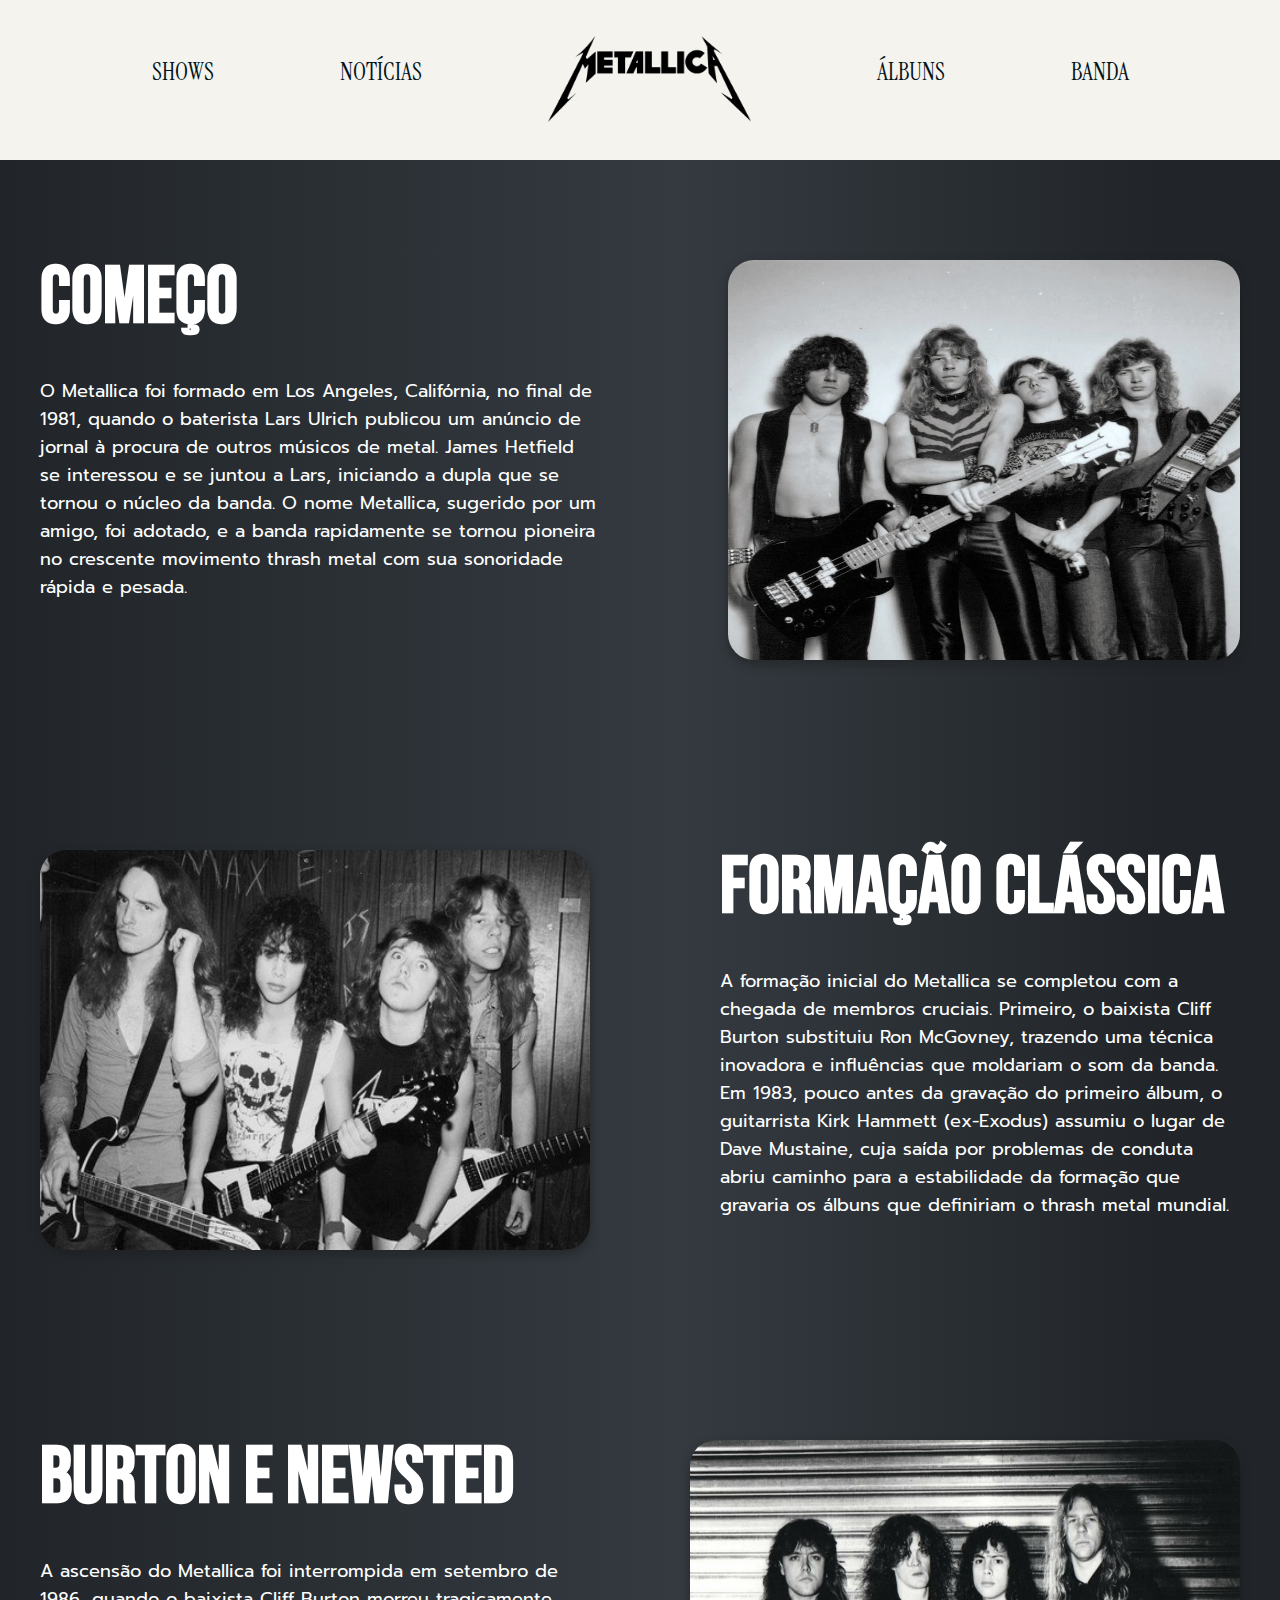
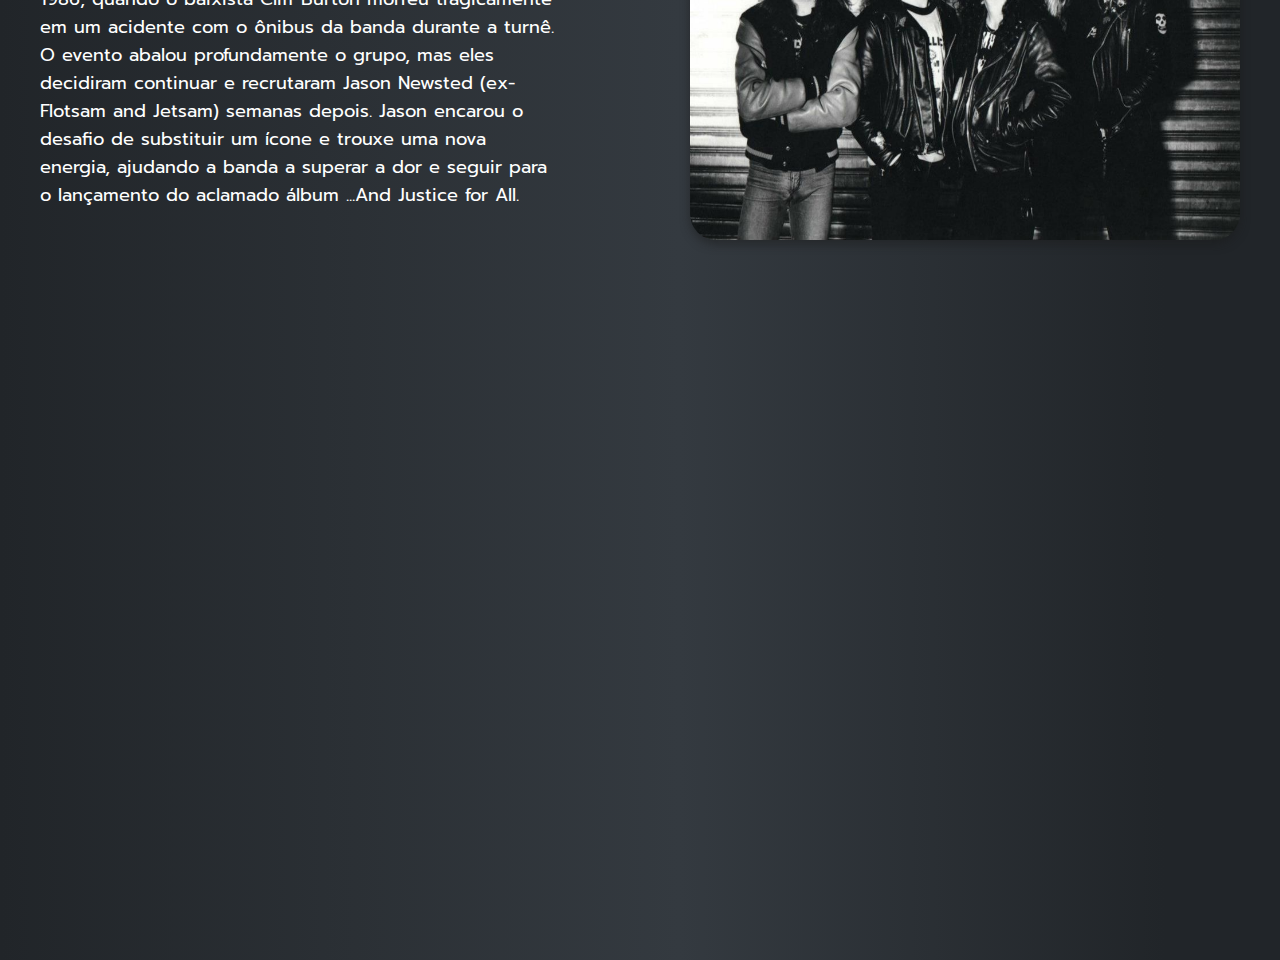
<file: pages/banda/banda.html>
<!DOCTYPE html>
<html lang="en">
<head>
    <meta charset="UTF-8">
    <meta name="viewport" content="width=device-width, initial-scale=1.0">
    <title>Banda</title>
    <link rel="stylesheet" href="/pages/banda/styles.css">
</head>
<body>
    <header>
      <div id="container-header">
        <div id="container-nav">
          <nav class="nav-show"><a href="#">SHOWS</a></nav>
          <nav class="nav-noticias">
            <a href="#container-subtitulo-main-2">NOTÍCIAS</a>
          </nav>

          <div>
            <a href="/index.html"><img src="/img/Metallica-Logo.png" alt="" class="img-logo" /></a>
          </div>

          <nav class="nav-albuns"><a href="#">ÁLBUNS</a></nav>
          <nav class="nav-banda"><a href="#">BANDA</a></nav>
        </div>
      </div>
    </header>


    <main>
        <div id="container-main">
            <div id="container-text-img-1">
                <div  id="container-text">
                    <h2 class="text-h2">COMEÇO</h2>
                    <p class="text-p">O Metallica foi formado em Los Angeles, Califórnia, no final de 1981, quando o baterista Lars Ulrich publicou um anúncio de jornal à procura de outros músicos de metal. James Hetfield se interessou e se juntou a Lars, iniciando a dupla que se tornou o núcleo da banda. O nome Metallica, sugerido por um amigo, foi adotado, e a banda rapidamente se tornou pioneira no crescente movimento thrash metal com sua sonoridade rápida e pesada.</p>
                
                  </div>

                  <img src="/img/1981.png" alt="" class="img-banda">
            </div>

            <div id="container-text-img-2">
                <img src="/img/formacao.jpg" alt="" class="img-banda-2">
                <div  id="container-text-2">
                    <h2 class="text-h2-2">FORMAÇÃO CLÁSSICA</h2>
                    <p class="text-p-2">A formação inicial do Metallica se completou com a chegada de membros cruciais. Primeiro, o baixista Cliff Burton substituiu Ron McGovney, trazendo uma técnica inovadora e influências que moldariam o som da banda. Em 1983, pouco antes da gravação do primeiro álbum, o guitarrista Kirk Hammett (ex-Exodus) assumiu o lugar de Dave Mustaine, cuja saída por problemas de conduta abriu caminho para a estabilidade da formação que gravaria os álbuns que definiriam o thrash metal mundial.</p>
                
                  </div>
            </div>

            <div id="container-text-img-3">
                <div  id="container-text-3">
                    <h2 class="text-h2-3">BURTON E NEWSTED</h2>
                    <p class="text-p-3">A ascensão do Metallica foi interrompida em setembro de 1986, quando o baixista Cliff Burton morreu tragicamente em um acidente com o ônibus da banda durante a turnê. O evento abalou profundamente o grupo, mas eles decidiram continuar e recrutaram Jason Newsted (ex-Flotsam and Jetsam) semanas depois. Jason encarou o desafio de substituir um ícone e trouxe uma nova energia, ajudando a banda a superar a dor e seguir para o lançamento do aclamado álbum ...And Justice for All.</p>
                </div>
                <img src="/img/jason.jpg" alt="" class="img-banda-3">

            </div>
        </div>
    </main>
</body>
</html>
</file>
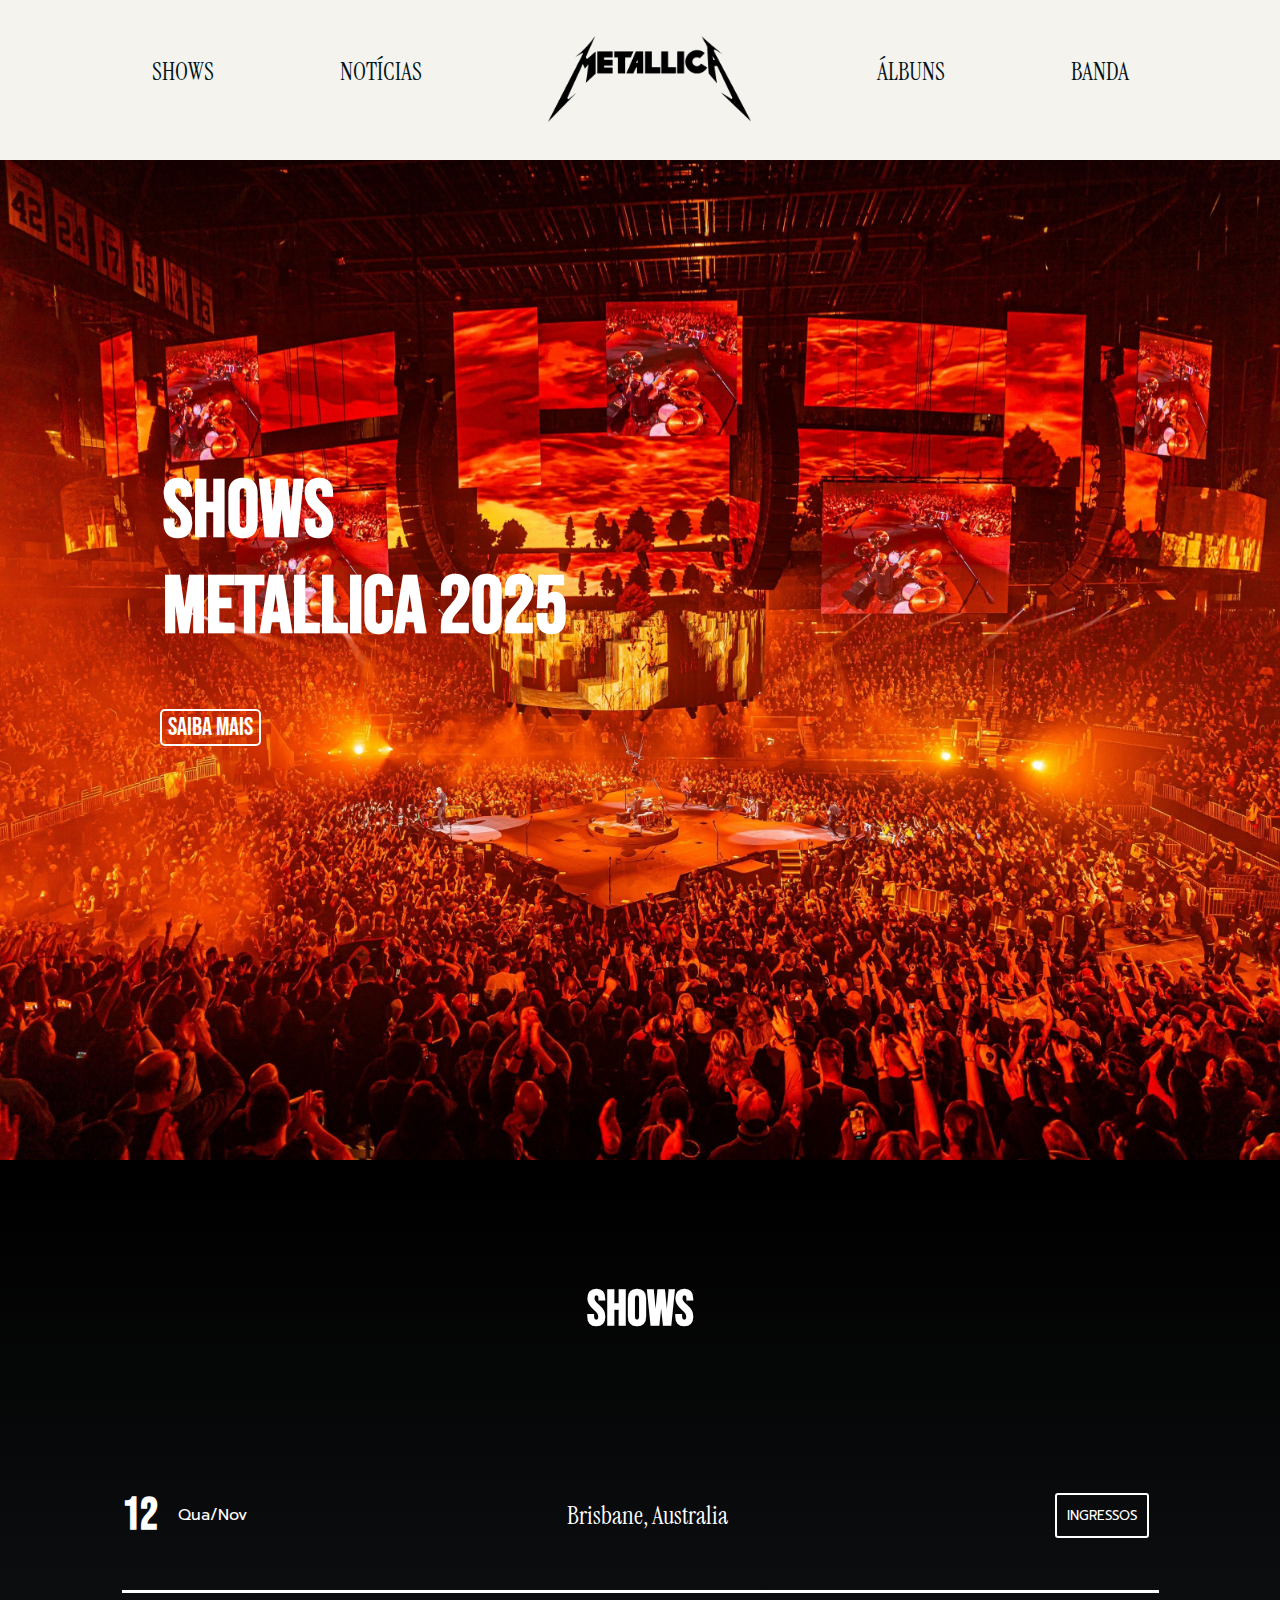
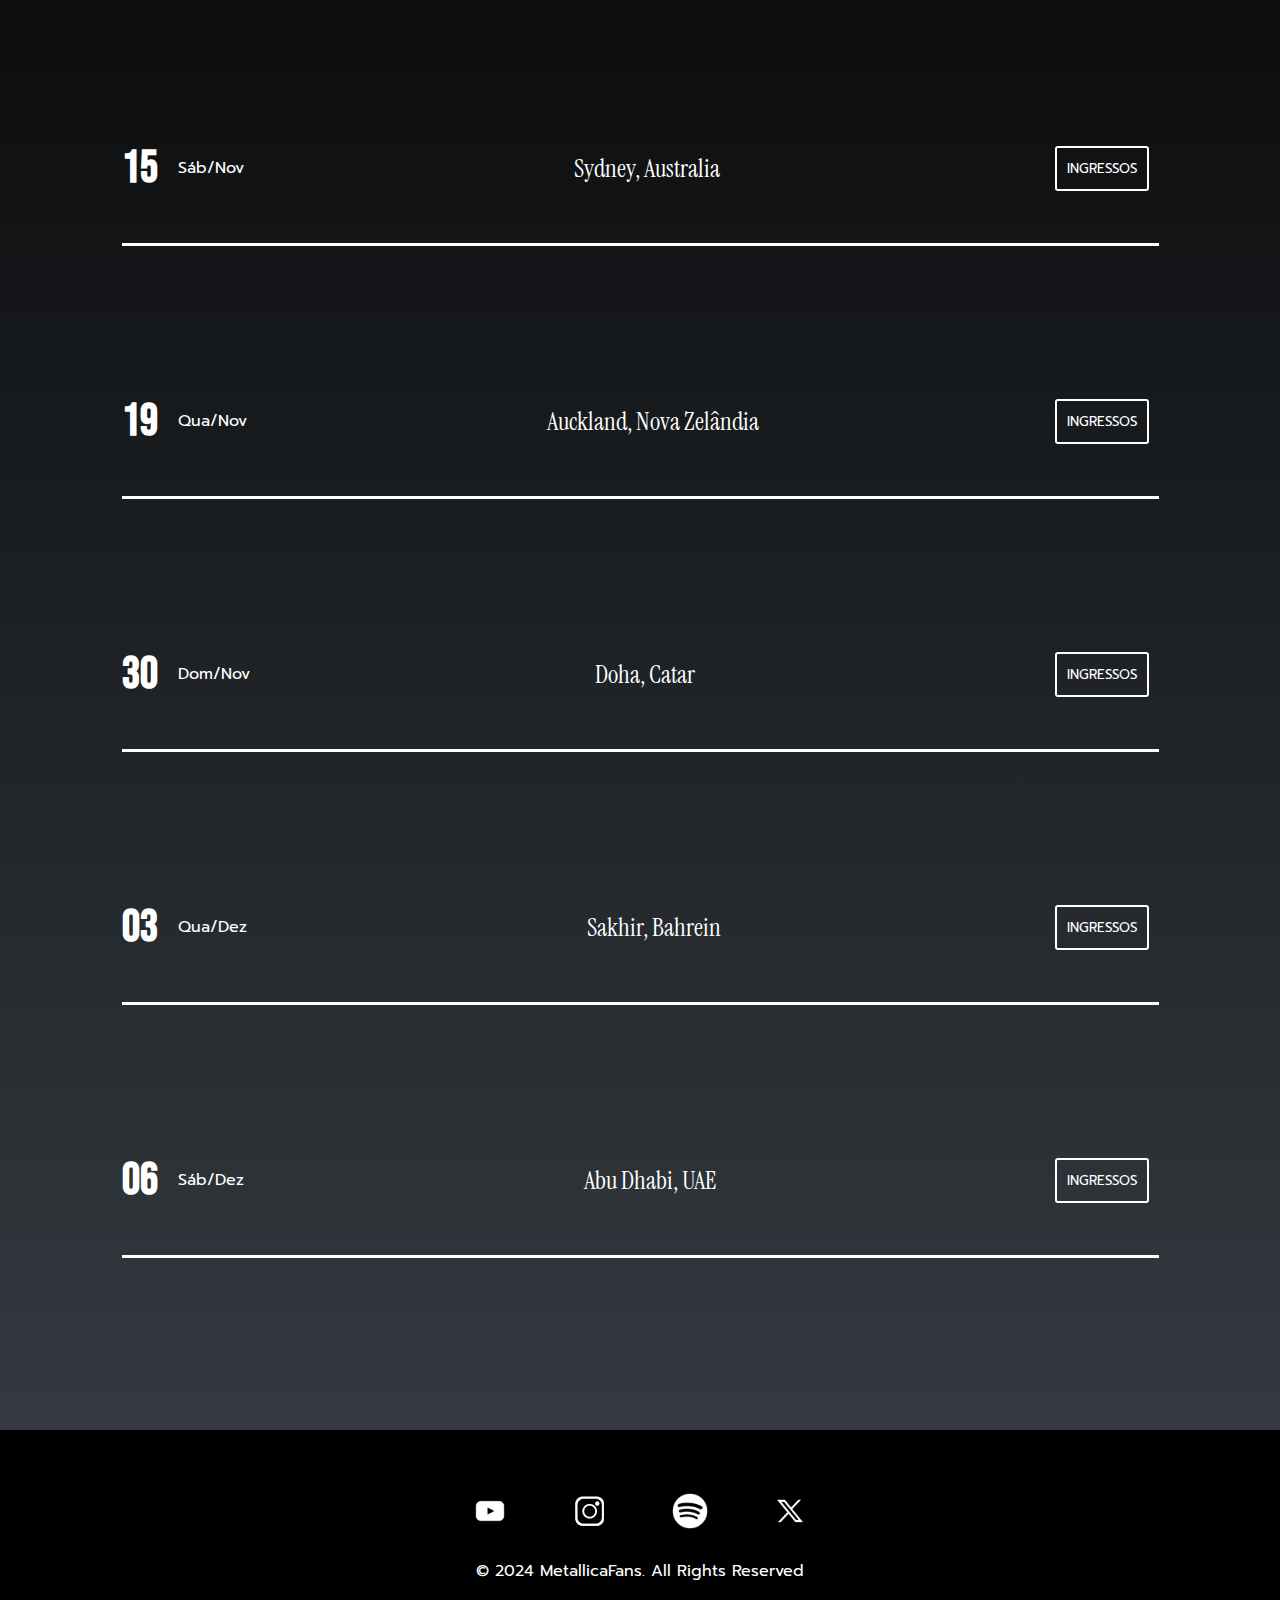
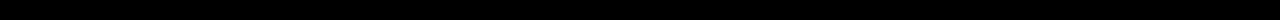
<file: pages/show/shows.html>
<!DOCTYPE html>
<html lang="en">
<head>
    <meta charset="UTF-8">
    <meta name="viewport" content="width=device-width, initial-scale=1.0">
    <title>Shows</title>
    <link rel="stylesheet" href="/pages/show/styles.css">
</head>
<body>
    <header>
      <div id="container-header">
        <div id="container-nav">
          <nav class="nav-show"><a href="/pages/show/shows.html">SHOWS</a></nav>
          <nav class="nav-noticias">
            <a href="/index.html#container-subtitulo-main-2">NOTÍCIAS</a>
          </nav>

          <div>
            <a href="/index.html"><img src="/img/Metallica-Logo.png" alt="" class="img-logo" /></a>
          </div>

          <nav class="nav-albuns"><a href="/pages/album/albuns.html">ÁLBUNS</a></nav>
          <nav class="nav-banda"><a href="/pages/banda/banda.html">BANDA</a></nav>
        </div>
      </div>
    </header>

    <main>
        <div id="container-main">
            <div id="container-img">
                <div class="text">
                    <h1>Shows <br>Metallica 2025</h1>
                </div>
                <div class="botao">
                    <button><a href="#container-datas">Saiba Mais</a></button>
                </div>
            </div>

            <div class="fundo-preto"></div>

            <div id="container-datas">
                <h2>SHOWS</h2>
                <div class="data-1">
                    <h3>12</h3>
                    <p class="data-mes">Qua/Nov</p>
                    <p class="local-1">Brisbane, Australia</p>
                    <button class="ingresso"><a href="#">INGRESSOS</a></button>
                </div>

                <div class="data-1">
                    <h3>15</h3>
                    <p class="data-mes">Sáb/Nov</p>
                    <p class="local-2">Sydney, Australia</p>
                    <button class="ingresso"><a href="#">INGRESSOS</a></button>
                </div>

                <div class="data-1">
                    <h3>19</h3>
                    <p class="data-mes">Qua/Nov</p>
                    <p class="local-3">Auckland, Nova Zelândia</p>
                    <button class="ingresso"><a href="#">INGRESSOS</a></button>
                </div>

                <div class="data-1">
                    <h3>30</h3>
                    <p class="data-mes">Dom/Nov</p>
                    <p class="local-4">Doha, Catar</p>
                    <button class="ingresso"><a href="#">INGRESSOS</a></button>
                </div>

                <div class="data-1">
                    <h3>03</h3>
                    <p class="data-mes">Qua/Dez</p>
                    <p class="local-5">Sakhir, Bahrein</p>
                    <button class="ingresso"><a href="#">INGRESSOS</a></button>
                </div>

                <div class="data-1">
                    <h3>06</h3>
                    <p class="data-mes">Sáb/Dez</p>
                    <p class="local-6">Abu Dhabi, UAE</p>
                    <button class="ingresso"><a href="#">INGRESSOS</a></button>
                </div>
            </div>
        </div>
    </main>

    <footer>
        <div id="container-footer">
            <div id="container-footer-nav">
                <nav class="nav-yt">
                    <a href="https://www.youtube.com/channel/UCbulh9WdLtEXiooRcYK7SWw"><img src="/img/yt.jpg" alt="" class="icon"></a>
                </nav>

                <nav class="nav-insta">
                    <a href="https://www.instagram.com/metallica"><img src="/img/insta.jpg" alt="" class="icon"></a>
                </nav>

                <nav class="nav-spotify">
                    <a href="https://open.spotify.com/intl-pt/artist/2ye2Wgw4gimLv2eAKyk1NB"><img src="/img/spotify.jpg" alt="" class="icon"></a>
                </nav>

                <nav class="nav-x">
                    <a href="https://x.com/metallica"><img src="/img/x.jpg" alt="" class="icon"></a>
                </nav>
            </div>
            <p class="paragrafo-footer">© 2024 MetallicaFans. All Rights Reserved</p>
        </div>
    </footer>
</body>
</html>
</file>
<file: pages/banda/styles.css>
@import url("https://fonts.googleapis.com/css2?family=Great+Vibes&family=Instrument+Serif:ital@0;1&family=Noto+Sans:ital,wght@0,100..900;1,100..900&family=Open+Sans:ital,wght@0,300..800;1,300..800&family=Poppins:ital,wght@0,100;0,200;0,300;0,400;0,500;0,600;0,700;0,800;0,900;1,100;1,200;1,300;1,400;1,500;1,600;1,700;1,800;1,900&family=Roboto:wght@300&display=swap");
@import url('https://fonts.googleapis.com/css2?family=Bebas+Neue&display=swap');
@import url('https://fonts.googleapis.com/css2?family=Prompt:ital,wght@0,100;0,200;0,300;0,400;0,500;0,600;0,700;0,800;0,900;1,100;1,200;1,300;1,400;1,500;1,600;1,700;1,800;1,900&display=swap');

:root {
    --cor-principal: #f4f3ee;
    --cor-secundaria:  #001219;
    --cor-terciaria:    #f8f9fa;
}

html {
  scroll-behavior: smooth;
}

body {
  margin: 0;
  background-color: var(--cor-principal);
}

#container-header {
  width: 100%;
  height: 160px;
}

.img-logo {
  width: 203px;
  height: 86px;
  padding-top: 36px;
  transition: transform 0.5s;
}

.img-logo:hover {
    transform: scale(1.5);
}

#container-nav {
  display: flex;
  flex-direction: row;
  justify-content: center;
  gap: 126px;
  margin-left: 216px;
  margin-right: 216px;
}

nav {
  padding-top: 56px;
  font-family: "Instrument Serif", serif;
  font-size: 24px;
}

header nav a {
  text-decoration: none;
  color: var(--cor-secundaria);
  position: relative;
  transition: color 0.3s ease;
}

header nav a::after {
  content: '';
  position: absolute;
  left: 0;
  bottom: 0;
  width: 0;
  height: 1px; 
  background-color: var(--cor-secundaria); 
  transition: width 0.3s ease;
}

header nav a:hover {
  color: var(--cor-secundaria);
}

header nav a:hover::after {
  width: 100%;
}

#container-main {
  background: linear-gradient(to right, #212529 0%, #343A40 53%, #212529 91%); 
  width: 100%;
  height: 2400px;
  display: flex;
  flex-direction: column;
  align-items: center;
  gap: 190px;
}

#container-text-img-1 {
  width: 1200px;
  height: 400px;
  margin-left: auto;
  margin-right: auto;
  margin-top: 100px;
  display: flex;
  flex-direction: row;
  gap: 130px;
}

#container-text {
  width: 600px;
  height: 100%;
}

.text-h2 {
  font-family: "Bebas Neue", sans-serif;
  font-size: 80px;
  font-style: normal;
  color: white;
  word-wrap: break-word;
  margin-top: -10px;   
}

.text-p {
  font-family: "Prompt", sans-serif;
  font-size: 18px; 
  color: white;
  margin-top: -35px;
}

.img-banda {
  width: 550px;
  height: 400px;
  border-radius: 26px;
  box-shadow: 0 4px 10px rgba(25, 25, 25, 0.5);  
}

#container-text-img-2 {
  width: 1200px;
  height: 400px;
  margin-left: auto;
  margin-right: auto;
  display: flex;
  flex-direction: row;
  gap: 130px;
}

#container-text-2 {
  width: 600px;
  height: 100%;
}

.text-h2-2 {
  font-family: "Bebas Neue", sans-serif;
  font-size: 80px;
  font-style: normal;
  color: white;
  word-wrap: break-word;
  margin-top: -10px;
}

.text-p-2 {
  font-family: "Prompt", sans-serif;
  font-size: 18px; 
  color: white;
  margin-top: -35px;

}

.img-banda-2 {
  width: 550px;
  height: 400px;
  border-radius: 26px;
  box-shadow: 0 4px 10px rgba(25, 25, 25, 0.5);  
}

#container-text-img-3 {
  width: 1200px;
  height: 400px;
  margin-left: auto;
  margin-right: auto;
  display: flex;
  flex-direction: row;
  gap: 130px;
}

#container-text-3 {
  width: 600px;
  height: 100%;
}

.text-h2-3 {
  font-family: "Bebas Neue", sans-serif;
  font-size: 80px;
  font-style: normal;
  color: white;
  word-wrap: break-word;
  margin-top: -10px;
}

.text-p-3 {
  font-family: "Prompt", sans-serif;
  font-size: 18px; 
  color: white;
  margin-top: -35px;

}

.img-banda-3 {
  width: 550px;
  height: 400px;
  border-radius: 26px;
  box-shadow: 0 4px 10px rgba(25, 25, 25, 0.5);  
}

#container-text-img-4 {
  width: 1200px;
  height: 400px;
  margin-left: auto;
  margin-right: auto;
  display: flex;
  flex-direction: row;
  gap: 130px;
}

#container-text-4 {
  width: 600px;
  height: 100%;
}

.text-h2-4 {
  font-family: "Bebas Neue", sans-serif;
  font-size: 80px;
  font-style: normal;
  color: white;
  word-wrap: break-word;
  margin-top: -10px;
}

.text-p-4 {
  font-family: "Prompt", sans-serif;
  font-size: 18px; 
  color: white;
  margin-top: -35px;

}

.img-banda-4 {
  width: 550px;
  height: 400px;
  border-radius: 26px;
  box-shadow: 0 4px 10px rgba(25, 25, 25, 0.5);  
}

#container-main-2 {
  background-color: var(--cor-principal);
  width: 100%;
  height: 1200px;
}

.subtitulo-membros {
  text-align: center;
  margin-top: 150px;
  font-family: "Bebas Neue", sans-serif;
  font-size: 80px;
  color: var(--cor-secundaria);
}

#container-main-2-1 {
  width: 1400px;
  height: 1050px;
  margin-left: auto;
  margin-right: auto;
  margin-top: 200px;
  display: flex;
  flex-direction: row;
  gap: 10px;
  margin-top: 0;
}

#container-membros, #container-ex {
  width: 50%;
  height: 100%;
  position: relative;
}


#container-caixa, #container-caixa-2 {
  position: absolute;
  width: 100%;
  height: 100%;
  display: flex;
  flex-direction: column;
  bottom: 0;
  align-items: center;
}

#container-fotos, #container-fotos-2 {
  width: 100%;
  display: flex;
  flex-direction: row;
  height: auto;
  align-items: flex-start;
  gap: 8px;
}

#container-descricao, #container-descricao-2 {
  width: 100%;
  height: auto;
  display: flex;
  padding: 20px 0;
  flex-direction: column;
  gap: 21px;
}

.descricao, .descricao-2 {
  margin: 0;
  font-family: "Bebas Neue", sans-serif;
  font-size: 40px;
  color: var(--cor-secundaria);
}

#foto-1, #foto-2, #foto-3, #foto-4 {
  width: 25%;
  overflow: hidden;
}

.face {
  width: 100%;
  height: 520px;
  object-fit: cover;
}

#container-footer {
    width: 100%;
    height: 190px;
    background-color: black;
}

#container-footer-nav {
    display: flex;
    flex-direction: row;
    justify-content: center;
    gap: 50px;
    margin-left: 216px;
    margin-right: 216px;
}

.paragrafo-footer {
    color: white;
    font-family: "Prompt", sans-serif;
    text-align: center;
}

.icon {
    width: 50px;
    height: 50px;
}
</file>
<file: pages/show/styles.css>
@import url("https://fonts.googleapis.com/css2?family=Great+Vibes&family=Instrument+Serif:ital@0;1&family=Noto+Sans:ital,wght@0,100..900;1,100..900&family=Open+Sans:ital,wght@0,300..800;1,300..800&family=Poppins:ital,wght@0,100;0,200;0,300;0,400;0,500;0,600;0,700;0,800;0,900;1,100;1,200;1,300;1,400;1,500;1,600;1,700;1,800;1,900&family=Roboto:wght@300&display=swap");
@import url('https://fonts.googleapis.com/css2?family=Bebas+Neue&display=swap');
@import url('https://fonts.googleapis.com/css2?family=Prompt:ital,wght@0,100;0,200;0,300;0,400;0,500;0,600;0,700;0,800;0,900;1,100;1,200;1,300;1,400;1,500;1,600;1,700;1,800;1,900&display=swap');

:root {
    --cor-principal: #f4f3ee;
    --cor-secundaria:  #001219;
    --cor-terciaria:    #f8f9fa;
}

html {
  scroll-behavior: smooth;
}

body {
  margin: 0;
  background-color: var(--cor-principal);
}

#container-header {
  width: 100%;
  height: 160px;
}

.img-logo {
  width: 203px;
  height: 86px;
  padding-top: 36px;
  transition: transform 0.5s;
}

.img-logo:hover {
    transform: scale(1.5);
}

#container-nav {
  display: flex;
  flex-direction: row;
  justify-content: center;
  gap: 126px;
  margin-left: 216px;
  margin-right: 216px;
}

nav {
  padding-top: 56px;
  font-family: "Instrument Serif", serif;
  font-size: 24px;
}

header nav a {
  text-decoration: none;
  color: var(--cor-secundaria);
  position: relative;
  transition: color 0.3s ease;
}

header nav a::after {
  content: '';
  position: absolute;
  left: 0;
  bottom: 0;
  width: 0;
  height: 1px; 
  background-color: var(--cor-secundaria); 
  transition: width 0.3s ease;
}

header nav a:hover {
  color: var(--cor-secundaria);
}

header nav a:hover::after {
  width: 100%;
}

#container-img {
    width: 100%;
    height: 1000px;
    background-image: none;
    background-size: initial;
    background-repeat: initial; 
    display: flex;
    flex-direction: column;
    align-items: center;
    overflow: hidden;
    position: relative;
}

#container-img::before {
    content: '';
    position: absolute;
    top: 0;
    left: 0;
    width: 100%;
    height: 100%;
    background-image: url(/img/metallica_show2.jpg);
    background-size: cover;
    background-repeat: no-repeat;
    background-position: center; 
    transition: transform 0.5s;
    z-index: 1;
}

#container-img:hover::before {
    transform: scale(1.5);
}

#container-img h1, 
#container-img button {
    position: relative;
    z-index: 2;
}

.text {
  color: white;
  font-family: "Bebas Neue", sans-serif;
  font-size: 40px;
  margin-top: 250px;
  margin-left: -550px;
}

.botao button{
  background: none;
  border-radius: 5px;
  border: 2px solid white;
  font-family: "Bebas Neue", sans-serif;
  font-size: 25px;
  margin-left: -480px;
}

.botao button a{
  color: white;
  text-decoration: none;
}

.fundo-preto {
  height: 20px;
  width: 100%;
  background-color: black;
}

#container-datas {
  width: 100%;
  height: 1850px;
  background: linear-gradient(to bottom, black, #343A40);
  color: white;
  overflow: hidden;
}

#container-datas h2 {
  margin-top: 0;
  margin-top: 100px;
  text-align: center;
  font-family: "Bebas Neue", sans-serif;
  font-size: 50px;
}

.data-1 {
  display: flex;
  flex-direction: row;
  align-items: center;
  height: 150px;
  width: 1037px;
  margin-top: 100px;
  border-bottom: 3px solid;
  margin-left: auto;
  margin-right: auto;
  position: relative;
}

.data-info {
    display: flex;
    align-items: center;
}

.data-1 h3 {
  font-family: "Bebas Neue", sans-serif;
  font-size: 45px;
  margin: 0;
}

.data-mes {
  font-family: "Prompt", sans-serif;
  margin-left: 20px;
  margin-top: 0;
  margin-bottom: 0;
}

.local-1{
  margin-left: 320px;
  font-family: "Instrument Serif", serif;
  font-size: 25px;
  margin-top: 0;
  margin-bottom: 0;
}

.ingresso {
  position: absolute;
  margin-left: 90%;
  background: none;
  border-radius: 3px;
  border: 2px solid white;
  padding: 10px;
}

.ingresso a {
  color: white;
  text-decoration: none;
  font-family: "Prompt", sans-serif;
}

.local-2 {
  margin-left: 330px;
  font-family: "Instrument Serif", serif;
  font-size: 25px;
  margin-top: 0;
  margin-bottom: 0;
}

.local-3{
  margin-left: 300px;
  font-family: "Instrument Serif", serif;
  font-size: 25px;
  margin-top: 0;
  margin-bottom: 0;
}

.local-4{
  margin-left: 345px;
  font-family: "Instrument Serif", serif;
  font-size: 25px;
  margin-top: 0;
  margin-bottom: 0;
}

.local-5{
  margin-left: 340px;
  font-family: "Instrument Serif", serif;
  font-size: 25px;
  margin-top: 0;
  margin-bottom: 0;
}

.local-6{
  margin-left: 340px;
  font-family: "Instrument Serif", serif;
  font-size: 25px;
  margin-top: 0;
  margin-bottom: 0;
}

#container-footer {
    width: 100%;
    height: 190px;
    background-color: black;
}

#container-footer-nav {
    display: flex;
    flex-direction: row;
    justify-content: center;
    gap: 50px;
    margin-left: 216px;
    margin-right: 216px;
}

.paragrafo-footer {
    color: white;
    font-family: "Prompt", sans-serif;
    text-align: center;
}

.icon {
    width: 50px;
    height: 50px;
}
</file>
